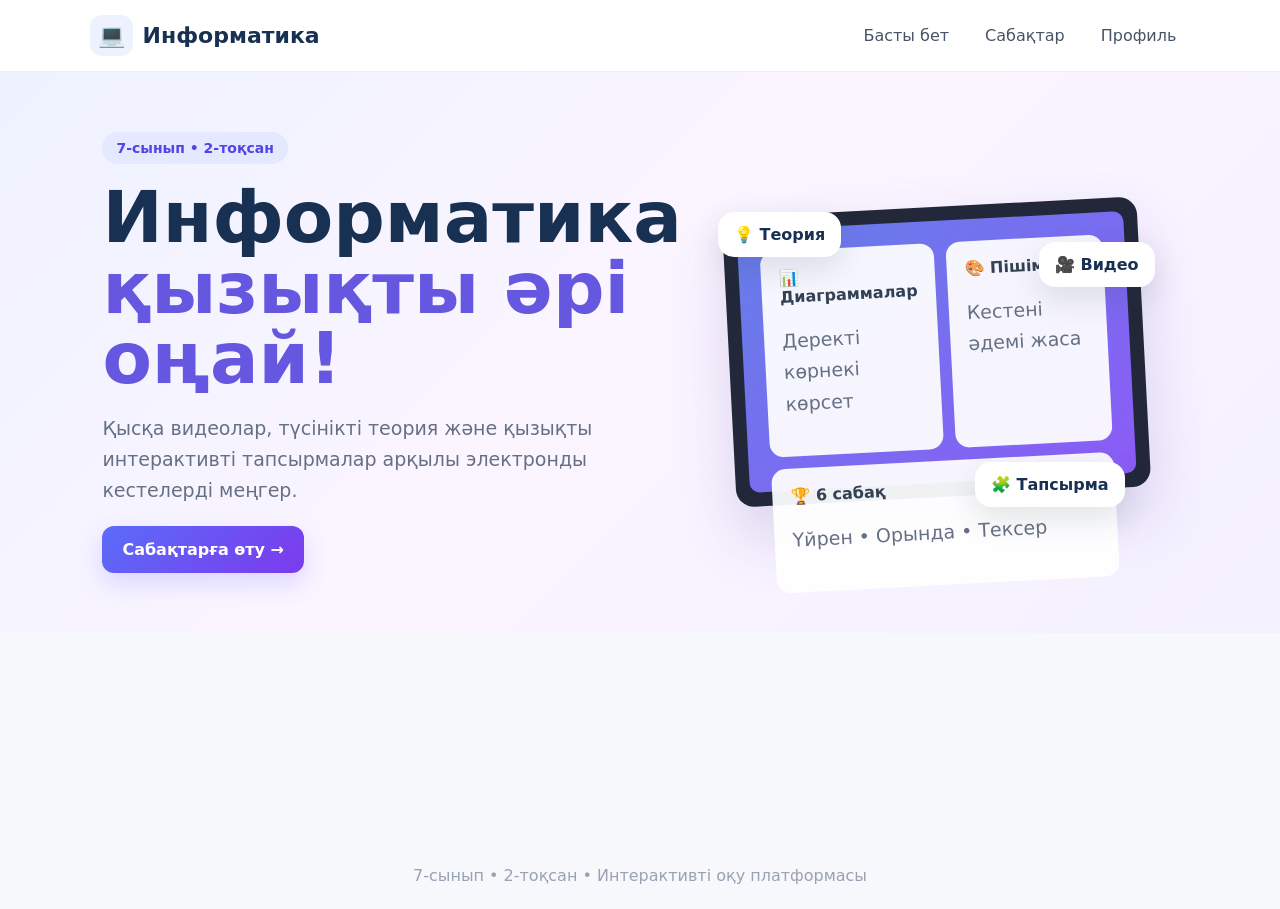
<file: informatika-7-platform/index.html>
<!doctype html>
<html lang="kk">
<head>
  <meta charset="UTF-8">
  <meta name="viewport" content="width=device-width, initial-scale=1.0">
  <title>Информатика • 7-сынып • 2-тоқсан</title>
  <link rel="stylesheet" href="style.css">
</head>
<body>
<header class="topbar">
  <a class="brand" href="#home" data-nav="home"><span class="logo">💻</span><span>Информатика</span></a>
  <nav>
    <button data-nav="home">Басты бет</button>
    <button data-nav="lessons">Сабақтар</button>
    <button data-nav="profile">Профиль</button>
  </nav>
</header>

<main id="app"></main>

<footer>7-сынып • 2-тоқсан • Интерактивті оқу платформасы</footer>

<script src="app.js"></script>
</body>
</html>
</file>
<file: informatika-7-platform/style.css>
:root{
  --ink:#183153; --muted:#667085; --blue:#5b6cf9; --purple:#7c3aed;
  --panel:#ffffff; --bg:#f6f8fc; --ok:#16a34a; --bad:#dc2626; --line:#e8ecf3;
}
*{box-sizing:border-box}
body{margin:0;font-family:Inter,system-ui,-apple-system,Segoe UI,Arial,sans-serif;background:var(--bg);color:var(--ink)}
button{font:inherit}
.topbar{height:72px;background:white;display:flex;align-items:center;justify-content:space-between;padding:0 7%;position:sticky;top:0;z-index:20;border-bottom:1px solid var(--line)}
.brand{display:flex;gap:10px;align-items:center;text-decoration:none;color:var(--ink);font-size:22px;font-weight:800}
.logo{background:#eef2ff;border-radius:12px;padding:8px}
nav{display:flex;gap:8px} nav button{border:0;background:transparent;padding:10px 14px;border-radius:10px;cursor:pointer;color:#475467}
nav button:hover{background:#f2f4f7;color:var(--blue)}
main{min-height:calc(100vh - 130px)}
.hero{min-height:560px;display:grid;grid-template-columns:1.05fr .95fr;gap:36px;align-items:center;padding:60px 8%;background:linear-gradient(135deg,#eef2ff 0%,#fbf5ff 48%,#f3f0ff 100%)}
.pill{display:inline-block;background:#e5e9ff;color:#4f46e5;padding:8px 14px;border-radius:999px;font-weight:700;font-size:14px}
h1{font-size:clamp(42px,6vw,72px);line-height:.98;margin:18px 0} h1 span{color:#6557df}
.hero p{font-size:19px;color:var(--muted);line-height:1.65;max-width:620px}
.cta,.primary{border:0;background:linear-gradient(135deg,var(--blue),var(--purple));color:white;padding:14px 20px;border-radius:12px;font-weight:800;cursor:pointer;box-shadow:0 10px 25px #695cff33}
.secondary{border:1px solid #d8deea;background:white;color:var(--ink);padding:12px 18px;border-radius:12px;font-weight:700;cursor:pointer}
.hero-art{min-height:380px;position:relative;display:grid;place-items:center}
.laptop{width:min(520px,95%);height:290px;background:#22283a;border-radius:18px;padding:14px;transform:rotate(-3deg);box-shadow:0 30px 60px #5945a530}
.screen{height:100%;border-radius:10px;background:linear-gradient(145deg,#667eea,#8b5cf6);display:grid;grid-template-columns:1fr 1fr;gap:12px;padding:22px}
.screen .mini{background:#ffffffee;border-radius:14px;padding:18px;color:#334155}.screen .mini:nth-child(3){grid-column:1/3}
.float{position:absolute;background:white;border-radius:16px;padding:13px 16px;box-shadow:0 12px 30px #34405422;font-weight:800}
.f1{left:0;top:50px}.f2{right:0;top:80px}.f3{right:30px;bottom:35px}
.section{max-width:1180px;margin:auto;padding:46px 24px}.section-title{text-align:center;font-size:34px;margin:5px 0 8px}.section-sub{text-align:center;color:var(--muted);margin-bottom:34px}
.lesson-grid{display:grid;grid-template-columns:repeat(3,1fr);gap:22px}
.card{background:white;border:1px solid var(--line);border-radius:18px;padding:22px;box-shadow:0 8px 24px #3440540d;transition:.2s}.card:hover{transform:translateY(-4px);box-shadow:0 16px 35px #34405418}
.card-top{display:flex;align-items:center;justify-content:space-between}.icon{width:52px;height:52px;display:grid;place-items:center;border-radius:15px;background:#eef2ff;font-size:27px}
.tag{font-size:12px;background:#f2f4f7;padding:6px 9px;border-radius:999px;color:#667085}.card h3{margin:16px 0 8px}.card p{color:var(--muted);line-height:1.5;min-height:68px}
.progress{height:8px;background:#eef1f6;border-radius:99px;overflow:hidden;margin:12px 0}.progress i{display:block;height:100%;background:linear-gradient(90deg,#5b6cf9,#8b5cf6)}
.card button{width:100%;margin-top:10px}
.lesson-layout{display:grid;grid-template-columns:260px 1fr;min-height:calc(100vh - 72px)}
.sidebar{background:white;border-right:1px solid var(--line);padding:25px 16px;position:sticky;top:72px;height:calc(100vh - 72px);overflow:auto}
.side-title{font-weight:900;margin:5px 10px 18px}.step{display:block;width:100%;text-align:left;border:0;background:transparent;padding:12px;border-radius:10px;color:#667085;cursor:pointer;margin:4px 0}.step.active,.step:hover{background:#eef2ff;color:#4f46e5;font-weight:800}
.lesson-main{padding:38px;max-width:930px;width:100%;margin:auto}
.breadcrumb{color:#7c3aed;font-weight:700;font-size:14px}.lesson-main h2{font-size:36px;margin:10px 0}
.goal{background:#f0f3ff;border-radius:14px;padding:16px 18px;margin:20px 0;color:#475467}
.content-box{background:white;border:1px solid var(--line);border-radius:18px;padding:26px;margin:20px 0;box-shadow:0 8px 24px #3440540b}.content-box h3{margin-top:0}
.video{aspect-ratio:16/9;background:linear-gradient(135deg,#111827,#312e81);border-radius:16px;display:grid;place-items:center;color:white;text-align:center;padding:30px}
.play{width:72px;height:72px;border-radius:50%;border:0;font-size:27px;cursor:pointer;margin-bottom:10px}
.note{background:#fff7ed;border-left:4px solid #f59e0b;padding:14px;border-radius:8px;margin:16px 0}
.match-grid{display:grid;grid-template-columns:1fr 1fr;gap:12px}.match-item,.dropzone{padding:14px;border:1px solid #dce2ee;border-radius:12px;background:#fafbff;cursor:pointer}.match-item.selected{outline:3px solid #818cf8}.dropzone.good{background:#ecfdf3;border-color:#86efac}.dropzone.bad{background:#fef2f2;border-color:#fca5a5}
.options{display:grid;gap:10px}.option{border:1px solid #dce2ee;background:white;padding:13px;border-radius:11px;text-align:left;cursor:pointer}.option.good{background:#ecfdf3;border-color:#86efac}.option.bad{background:#fef2f2;border-color:#fca5a5}
.feedback{font-weight:800;margin-top:12px}.feedback.ok{color:var(--ok)}.feedback.no{color:var(--bad)}
.fake-sheet{overflow:auto;border:1px solid #d9e0ea;border-radius:12px}.fake-sheet table{border-collapse:collapse;width:100%;min-width:520px}.fake-sheet th,.fake-sheet td{border:1px solid #d9e0ea;padding:12px;text-align:center}.fake-sheet th{background:#eef2f7}.fake-sheet td.clickable{cursor:pointer}.fake-sheet td.clickable:hover{background:#eef2ff}.fake-sheet td.hit{background:#dcfce7}
.format-controls{display:flex;flex-wrap:wrap;gap:8px;margin:12px 0}.format-controls button{border:1px solid #d8deea;background:white;border-radius:9px;padding:9px 12px;cursor:pointer}
.demo-cell{padding:20px;border:1px solid #d8deea;border-radius:10px;text-align:left;margin-top:12px;background:white}
.chart{height:190px;display:flex;align-items:flex-end;gap:18px;padding:15px;border-bottom:2px solid #94a3b8}.bar{flex:1;background:linear-gradient(#818cf8,#5b6cf9);border-radius:8px 8px 0 0;min-width:30px;position:relative}.bar span{position:absolute;bottom:-28px;width:100%;text-align:center;font-size:12px}
.quiz-q{margin:22px 0;padding-bottom:18px;border-bottom:1px solid var(--line)}.result{text-align:center;padding:28px}.score{font-size:52px;font-weight:900;color:#5b6cf9}
.profile-card{max-width:760px;margin:20px auto;background:white;border-radius:20px;padding:30px;border:1px solid var(--line)}.stats{display:grid;grid-template-columns:repeat(3,1fr);gap:15px;margin-top:20px}.stat{background:#f8f9fc;border-radius:14px;padding:20px;text-align:center}.stat strong{font-size:28px;display:block}
footer{text-align:center;padding:24px;color:#98a2b3}
@media(max-width:850px){.hero{grid-template-columns:1fr;padding:45px 24px}.hero-art{min-height:300px}.lesson-grid{grid-template-columns:1fr 1fr}.lesson-layout{grid-template-columns:1fr}.sidebar{position:static;height:auto;border-right:0;border-bottom:1px solid var(--line);display:flex;overflow:auto;gap:5px}.side-title{display:none}.step{white-space:nowrap}.lesson-main{padding:24px}}
@media(max-width:560px){.topbar{padding:0 14px}.brand span:last-child{display:none}nav button{padding:8px}.lesson-grid{grid-template-columns:1fr}.screen{padding:12px}.float{font-size:12px}.lesson-main h2{font-size:28px}.stats{grid-template-columns:1fr}.match-grid{grid-template-columns:1fr}}
</file>
